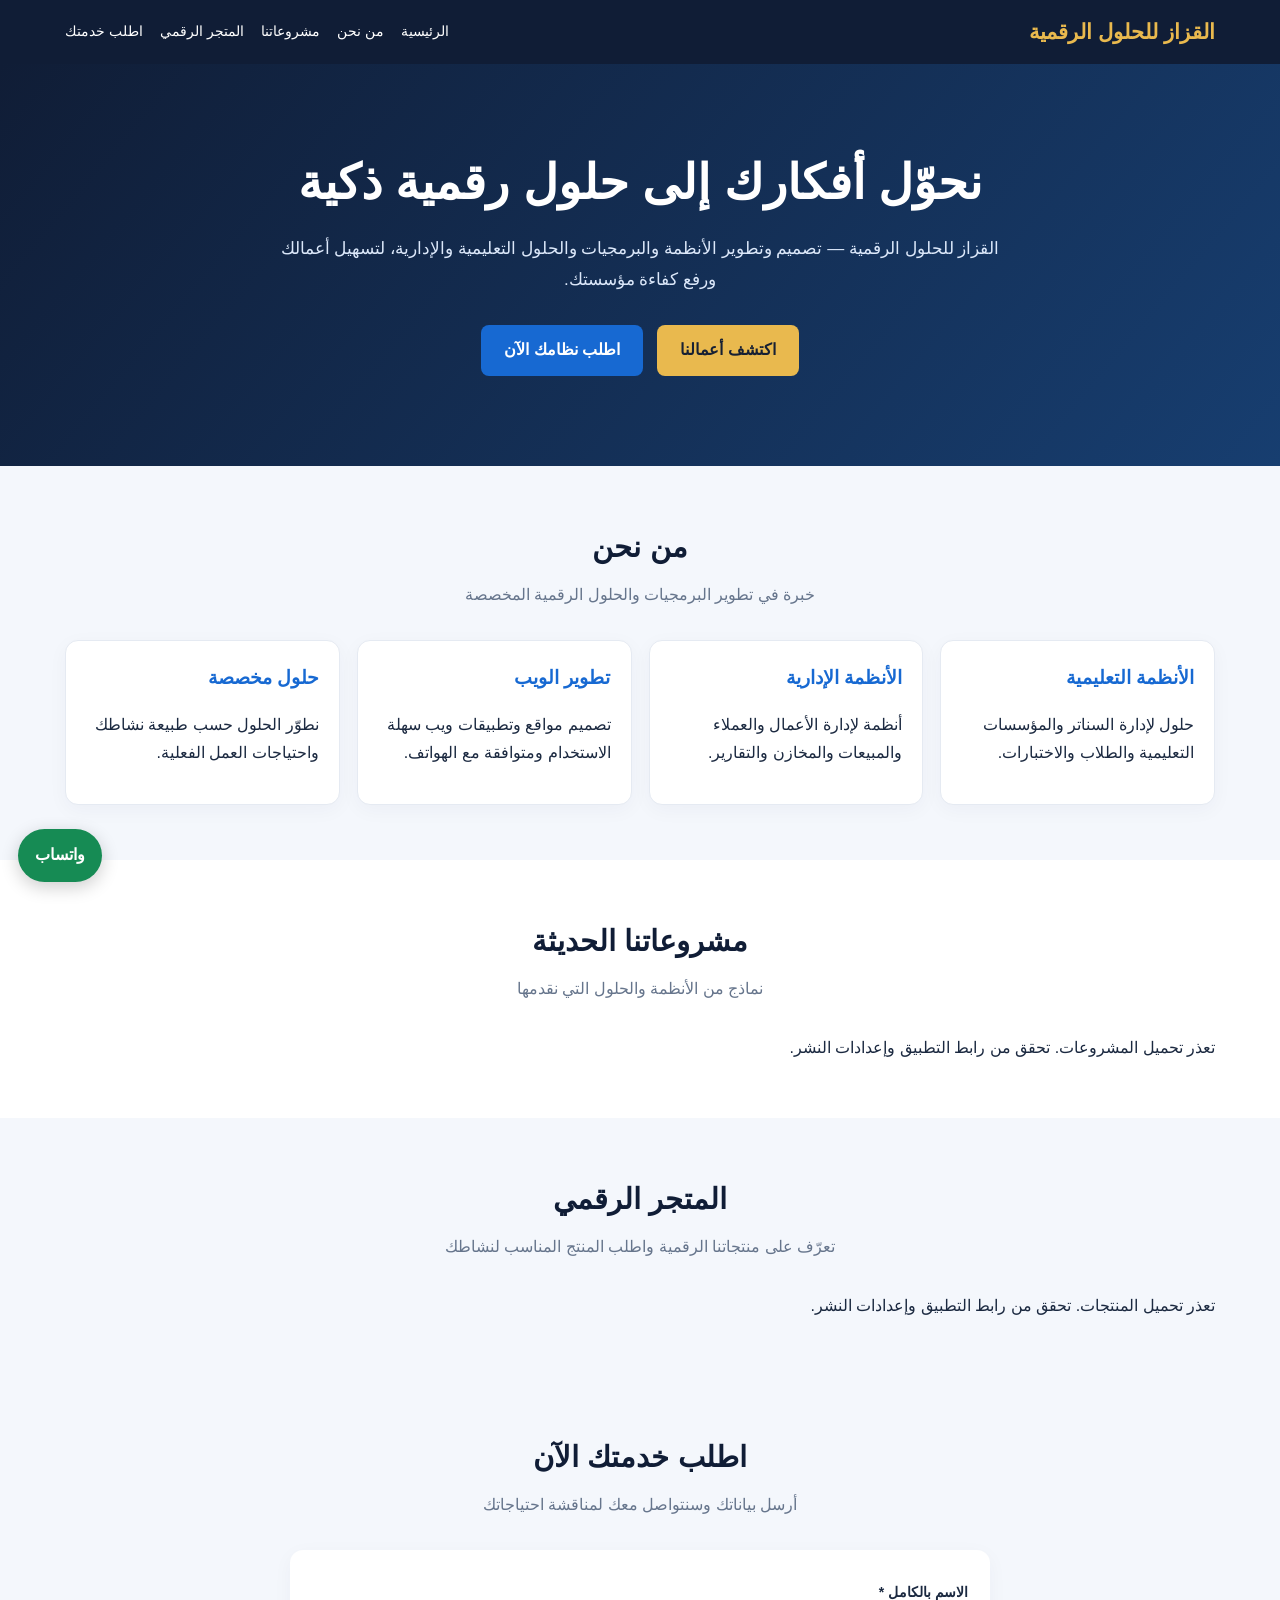
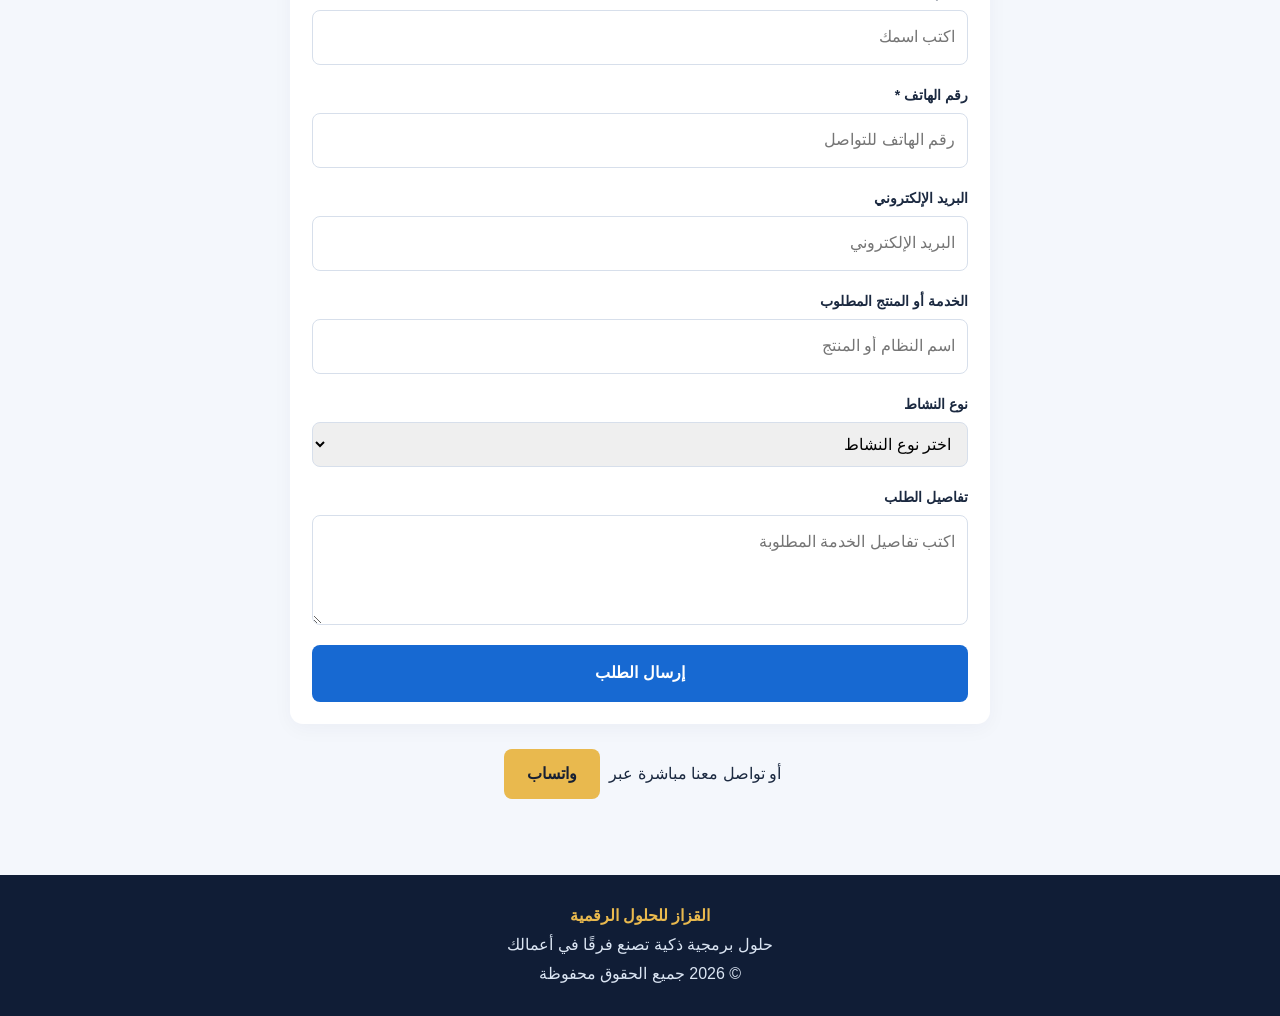
<file: index.html>
<!DOCTYPE html>
<html lang="ar" dir="rtl">
<head>
  <meta charset="UTF-8">
  <meta name="viewport" content="width=device-width, initial-scale=1">
  <meta name="description" content="القزاز للحلول الرقمية - تصميم وتطوير الأنظمة والبرمجيات والحلول التعليمية والإدارية">
  <title>القزاز للحلول الرقمية | حلول برمجية ذكية</title>
  <style>
    :root{
      --navy:#101d36;--blue:#1769d2;--gold:#e9b94e;
      --light:#f4f7fc;--text:#1b2940;--muted:#66758c;
    }
    *{box-sizing:border-box}
    html{scroll-behavior:smooth}
    body{margin:0;font-family:Tahoma,Arial,sans-serif;background:white;color:var(--text);line-height:1.8}
    a{text-decoration:none;color:inherit}
    .container{width:min(1150px,92%);margin:auto}
    header{background:var(--navy);color:white;position:sticky;top:0;z-index:20}
    .nav{display:flex;justify-content:space-between;align-items:center;gap:15px;padding:13px 0;flex-wrap:wrap}
    .brand{font-size:21px;font-weight:bold;color:var(--gold)}
    nav{display:flex;gap:17px;flex-wrap:wrap;font-size:14px}
    nav a:hover{color:var(--gold)}
    .hero{background:linear-gradient(130deg,#101d36,#173e70);color:white;padding:85px 0;text-align:center}
    .hero h1{font-size:clamp(28px,5vw,48px);line-height:1.4;margin:0 0 18px}
    .hero p{max-width:720px;margin:0 auto 25px;color:#dce8fa;font-size:17px}
    .btn{display:inline-block;padding:11px 23px;border-radius:8px;background:var(--gold);color:#172033;font-weight:bold;margin:5px}
    .btn.blue{background:var(--blue);color:white}
    section{padding:55px 0}
    .section-title{text-align:center;margin-bottom:30px}
    .section-title h2{font-size:29px;margin:0 0 8px;color:var(--navy)}
    .section-title p{color:var(--muted);margin:0}
    .about{background:var(--light)}
    .features{display:grid;grid-template-columns:repeat(auto-fit,minmax(220px,1fr));gap:17px}
    .feature,.card{background:white;border:1px solid #e5eaf2;border-radius:13px;padding:20px;box-shadow:0 5px 20px #1020400a}
    .feature h3{margin:0 0 8px;color:var(--blue)}
    .cards{display:grid;grid-template-columns:repeat(auto-fit,minmax(245px,1fr));gap:18px}
    .card{padding:0;overflow:hidden}
    .card img{width:100%;height:175px;object-fit:cover;background:#e8eef7}
    .card-content{padding:17px}
    .card h3{margin:0 0 8px;color:var(--navy)}
    .tag{display:inline-block;background:#e9f1ff;color:#1556a7;border-radius:20px;padding:3px 10px;font-size:12px;margin-bottom:8px}
    .price{font-weight:bold;color:#13734f;margin:8px 0}
    .empty{grid-column:1/-1;text-align:center;color:var(--muted);padding:25px}
    .contact{background:var(--light)}
    form{max-width:700px;margin:auto;background:white;padding:22px;border-radius:13px;box-shadow:0 5px 20px #1020400a}
    label{display:block;font-weight:bold;font-size:14px;margin-top:8px}
    input,textarea,select{width:100%;padding:12px;border:1px solid #d7dfeb;border-radius:8px;margin:5px 0 10px;font:inherit}
    textarea{min-height:110px}
    .submit{width:100%;border:0;background:var(--blue);color:white;padding:14px;border-radius:8px;font:inherit;font-weight:bold;cursor:pointer}
    .notice{background:#eaf7ef;color:#14633d;padding:12px;border-radius:8px;margin:12px 0;display:none}
    footer{background:var(--navy);color:#dbe5f3;padding:27px 0;text-align:center}
    footer strong{color:var(--gold)}
    .whatsapp{position:fixed;bottom:18px;left:18px;background:#168b54;color:white;padding:12px 17px;border-radius:40px;z-index:30;box-shadow:0 5px 18px #0003;font-weight:bold}
    @media(max-width:650px){
      .nav{justify-content:center}
      nav{justify-content:center}
      .hero{padding:60px 0}
    }
  </style>
</head>
<body>

<!-- غيّر الرابط التالي إلى رابط تطبيق Apps Script المنشور /exec -->
<script>
  const SCRIPT_URL = "https://script.google.com/macros/s/AKfycbzJX1uS1KgiM53EyVEIc95kwhkomZOKBf9Eidlyh8iwhBk5x2jSZXKRBKIOWcAk9ltn/exec";
  const WHATSAPP_NUMBER = "201013041847";
</script>

<header>
  <div class="container nav">
    <div class="brand">القزاز للحلول الرقمية</div>
    <nav>
      <a href="#home">الرئيسية</a>
      <a href="#about">من نحن</a>
      <a href="#projects">مشروعاتنا</a>
      <a href="#store">المتجر الرقمي</a>
      <a href="#contact">اطلب خدمتك</a>
    </nav>
  </div>
</header>

<main>
  <section class="hero" id="home">
    <div class="container">
      <h1>نحوّل أفكارك إلى حلول رقمية ذكية</h1>
      <p>
        القزاز للحلول الرقمية — تصميم وتطوير الأنظمة والبرمجيات
        والحلول التعليمية والإدارية، لتسهيل أعمالك ورفع كفاءة مؤسستك.
      </p>
      <a class="btn" href="#projects">اكتشف أعمالنا</a>
      <a class="btn blue" href="#contact">اطلب نظامك الآن</a>
    </div>
  </section>

  <section class="about" id="about">
    <div class="container">
      <div class="section-title">
        <h2>من نحن</h2>
        <p>خبرة في تطوير البرمجيات والحلول الرقمية المخصصة</p>
      </div>
      <div class="features">
        <div class="feature">
          <h3>الأنظمة التعليمية</h3>
          <p>حلول لإدارة السناتر والمؤسسات التعليمية والطلاب والاختبارات.</p>
        </div>
        <div class="feature">
          <h3>الأنظمة الإدارية</h3>
          <p>أنظمة لإدارة الأعمال والعملاء والمبيعات والمخازن والتقارير.</p>
        </div>
        <div class="feature">
          <h3>تطوير الويب</h3>
          <p>تصميم مواقع وتطبيقات ويب سهلة الاستخدام ومتوافقة مع الهواتف.</p>
        </div>
        <div class="feature">
          <h3>حلول مخصصة</h3>
          <p>نطوّر الحلول حسب طبيعة نشاطك واحتياجات العمل الفعلية.</p>
        </div>
      </div>
    </div>
  </section>

  <section id="projects">
    <div class="container">
      <div class="section-title">
        <h2>مشروعاتنا الحديثة</h2>
        <p>نماذج من الأنظمة والحلول التي نقدمها</p>
      </div>
      <div class="cards" id="projectsList">
        <div class="empty">جارٍ تحميل المشروعات...</div>
      </div>
    </div>
  </section>

  <section class="about" id="store">
    <div class="container">
      <div class="section-title">
        <h2>المتجر الرقمي</h2>
        <p>تعرّف على منتجاتنا الرقمية واطلب المنتج المناسب لنشاطك</p>
      </div>
      <div class="cards" id="productsList">
        <div class="empty">جارٍ تحميل المنتجات...</div>
      </div>
    </div>
  </section>

  <section class="contact" id="contact">
    <div class="container">
      <div class="section-title">
        <h2>اطلب خدمتك الآن</h2>
        <p>أرسل بياناتك وسنتواصل معك لمناقشة احتياجاتك</p>
      </div>

      <form id="leadForm" method="post" target="hiddenFrame">
        <input type="hidden" name="action" value="newLead">
        <label>الاسم بالكامل *</label>
        <input name="name" required maxlength="100" placeholder="اكتب اسمك">

        <label>رقم الهاتف *</label>
        <input name="phone" required maxlength="25" inputmode="tel" placeholder="رقم الهاتف للتواصل">

        <label>البريد الإلكتروني</label>
        <input name="email" type="email" maxlength="120" placeholder="البريد الإلكتروني">

        <label>الخدمة أو المنتج المطلوب</label>
        <input name="product" id="requestedProduct" placeholder="اسم النظام أو المنتج">

        <label>نوع النشاط</label>
        <select name="activity">
          <option value="">اختر نوع النشاط</option>
          <option>مؤسسة تعليمية</option>
          <option>سنتر تعليمي</option>
          <option>شركة أو مؤسسة</option>
          <option>متجر أو نشاط تجاري</option>
          <option>طلب برمجة خاصة</option>
          <option>أخرى</option>
        </select>

        <label>تفاصيل الطلب</label>
        <textarea name="details" placeholder="اكتب تفاصيل الخدمة المطلوبة"></textarea>

        <!-- حقل مخفي للحماية من الرسائل الآلية -->
        <input name="website" tabindex="-1" autocomplete="off"
               style="position:absolute;right:-9999px" aria-hidden="true">

        <button class="submit" type="submit">إرسال الطلب</button>
        <div id="formNotice" class="notice" role="status">
          تم إرسال طلبك. سنتواصل معك قريبًا.
        </div>
      </form>

      <iframe name="hiddenFrame" id="hiddenFrame" style="display:none"></iframe>
      <p style="text-align:center;margin-top:20px">
        أو تواصل معنا مباشرة عبر
        <a id="contactWhatsApp" class="btn" target="_blank" rel="noopener">واتساب</a>
      </p>
    </div>
  </section>
</main>

<footer>
  <div class="container">
    <strong>القزاز للحلول الرقمية</strong>
    <div>حلول برمجية ذكية تصنع فرقًا في أعمالك</div>
    <div>© <span id="year"></span> جميع الحقوق محفوظة</div>
  </div>
</footer>

<a class="whatsapp" id="floatingWhatsApp" target="_blank" rel="noopener">واتساب</a>

<script>
  document.getElementById("year").textContent = new Date().getFullYear();

  const waUrl = "https://wa.me/" + WHATSAPP_NUMBER;
  document.getElementById("contactWhatsApp").href = waUrl;
  document.getElementById("floatingWhatsApp").href = waUrl;

  function safeText(value){
    return String(value == null ? "" : value);
  }

  function addCard(container, item){
    const card = document.createElement("article");
    card.className = "card";

    if(item.image){
      const img = document.createElement("img");
      img.src = item.image;
      img.alt = item.name || "صورة المنتج";
      img.loading = "lazy";
      img.onerror = function(){ this.style.display = "none"; };
      card.appendChild(img);
    }

    const content = document.createElement("div");
    content.className = "card-content";

    const tag = document.createElement("span");
    tag.className = "tag";
    tag.textContent = item.category || item.type || "حل رقمي";

    const title = document.createElement("h3");
    title.textContent = item.name || "";

    const desc = document.createElement("p");
    desc.textContent = item.description || "";

    content.append(tag, title, desc);

    if(item.type === "منتج" && item.price){
      const price = document.createElement("div");
      price.className = "price";
      price.textContent = "السعر: " + item.price;
      content.appendChild(price);
    }

    const button = document.createElement("a");
    button.className = "btn blue";
    button.textContent = item.type === "منتج" ? "اطلب المنتج" : "استفسر عن المشروع";

    if(item.url && item.type !== "منتج"){
      button.href = item.url;
      button.target = "_blank";
      button.rel = "noopener";
    }else{
      button.href = waUrl + "?text=" + encodeURIComponent(
        "مرحبًا، أريد الاستفسار عن: " + (item.name || "")
      );
      button.target = "_blank";
      button.rel = "noopener";
    }

    content.appendChild(button);
    card.appendChild(content);
    container.appendChild(card);
  }

  function renderCatalog(items){
    const projects = document.getElementById("projectsList");
    const products = document.getElementById("productsList");

    projects.innerHTML = "";
    products.innerHTML = "";

    const published = Array.isArray(items) ? items : [];
    const projectItems = published.filter(x => x.type !== "منتج");
    const productItems = published.filter(x => x.type === "منتج");

    if(!projectItems.length){
      projects.innerHTML = '<div class="empty">سيتم عرض المشروعات هنا قريبًا.</div>';
    }else{
      projectItems.forEach(x => addCard(projects,x));
    }

    if(!productItems.length){
      products.innerHTML = '<div class="empty">سيتم عرض المنتجات الرقمية هنا قريبًا.</div>';
    }else{
      productItems.forEach(x => addCard(products,x));
    }
  }

  function projectsCallback(items){
    renderCatalog(items);
  }

  // تحميل العناصر المنشورة من Google Apps Script عبر JSONP
  (function loadCatalog(){
    if(!SCRIPT_URL || SCRIPT_URL.indexOf("https://") !== 0 ||
       SCRIPT_URL.indexOf("ضع_هنا") !== -1){
      document.getElementById("projectsList").textContent =
        "أضف رابط تطبيق Apps Script في إعداد SCRIPT_URL لعرض المشروعات.";
      document.getElementById("productsList").textContent =
        "أضف رابط تطبيق Apps Script في إعداد SCRIPT_URL لعرض المنتجات.";
      return;
    }

    const script = document.createElement("script");
    script.src = SCRIPT_URL +
      "?action=publishedProjects&callback=projectsCallback&_=" + Date.now();
    script.onerror = function(){
      document.getElementById("projectsList").textContent =
        "تعذر تحميل المشروعات. تحقق من رابط التطبيق وإعدادات النشر.";
      document.getElementById("productsList").textContent =
        "تعذر تحميل المنتجات. تحقق من رابط التطبيق وإعدادات النشر.";
    };
    document.body.appendChild(script);
  })();

  // إرسال النموذج إلى Apps Script
  const form = document.getElementById("leadForm");
  form.action = SCRIPT_URL;

  form.addEventListener("submit", function(event){
    if(!form.reportValidity()) return;

    if(!SCRIPT_URL || SCRIPT_URL.indexOf("https://") !== 0 ||
       SCRIPT_URL.indexOf("ضع_هنا") !== -1){
      event.preventDefault();
      alert("يرجى إعداد رابط تطبيق Google Apps Script أولًا.");
      return;
    }

    document.getElementById("formNotice").style.display = "block";
    document.getElementById("formNotice").textContent =
      "جارٍ إرسال طلبك...";

    // النموذج يرسل إلى iframe مخفي حتى لا يغادر العميل الموقع
    setTimeout(function(){
      form.reset();
      document.getElementById("formNotice").textContent =
        "تم إرسال الطلب. إذا لم يظهر في لوحة الإدارة، راجع رابط التطبيق وإعدادات النشر.";
    }, 1200);
  });
</script>
</body>
</html>
</file>
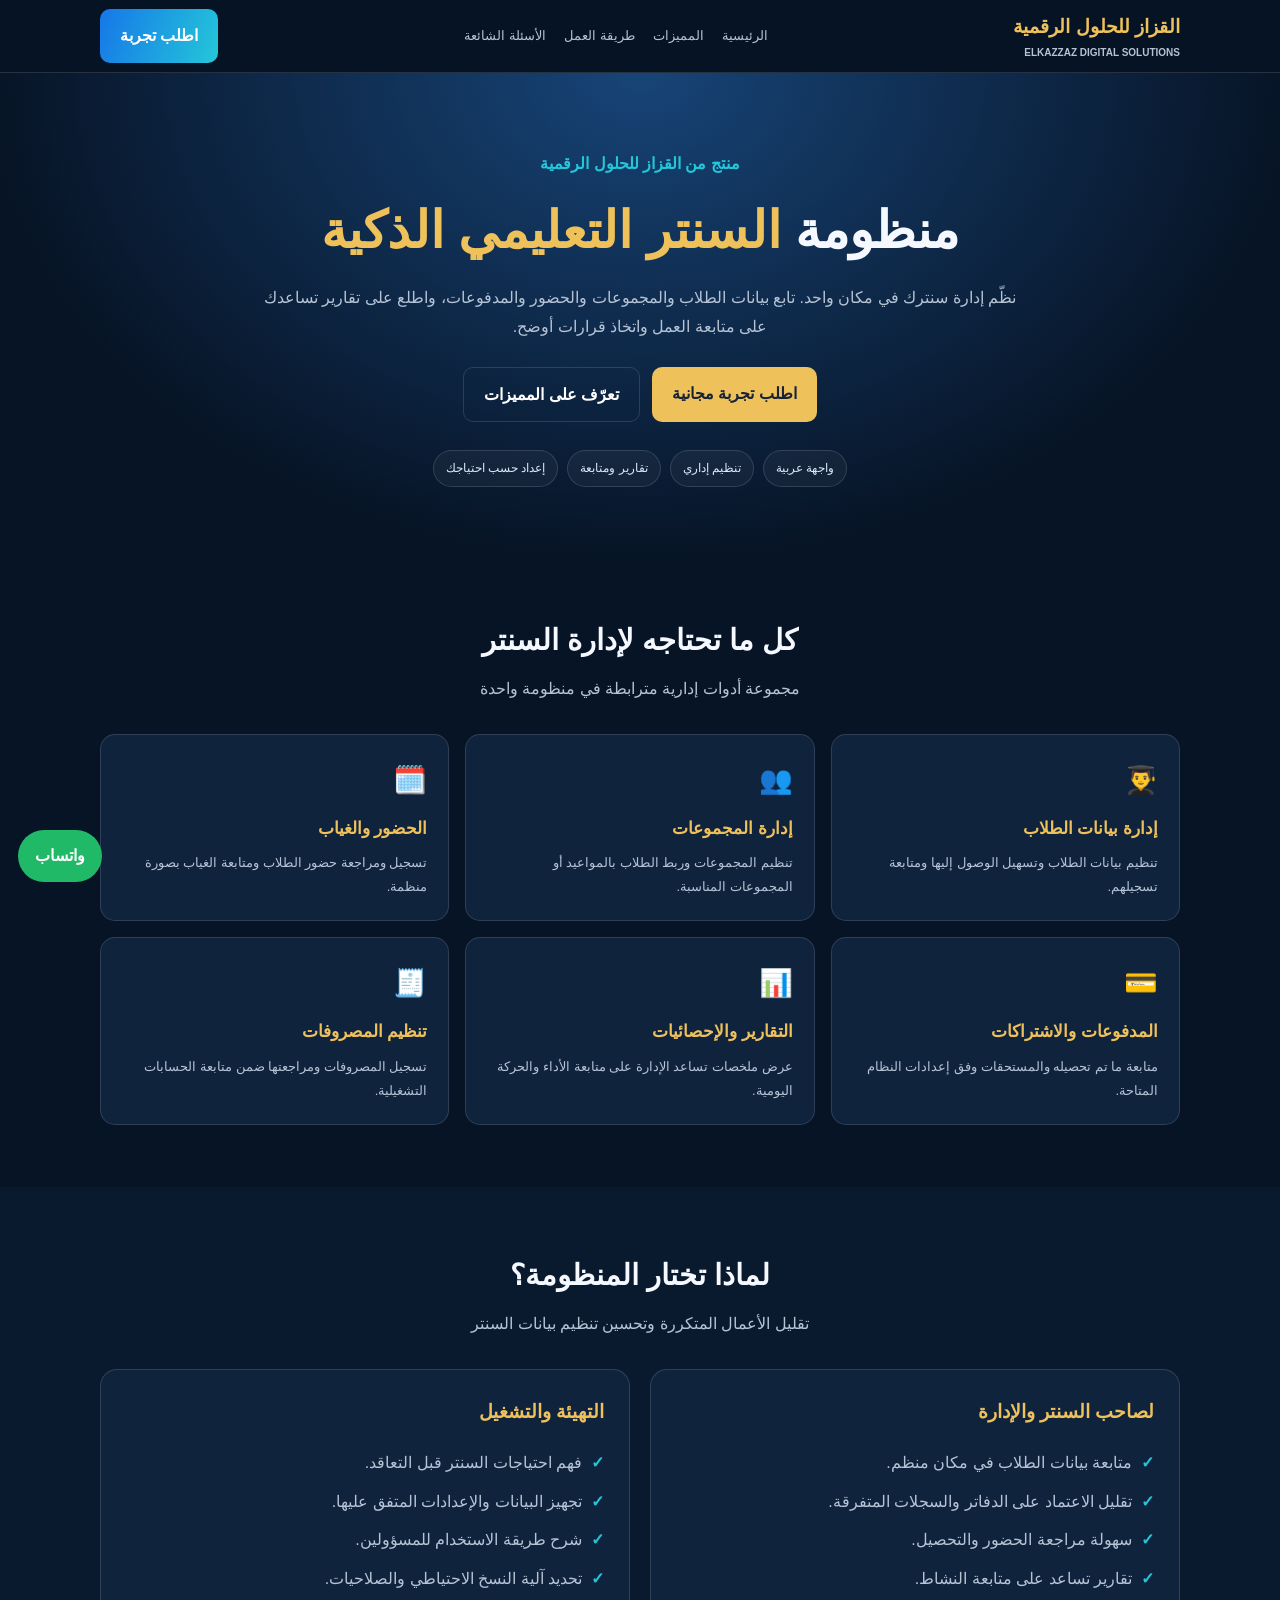
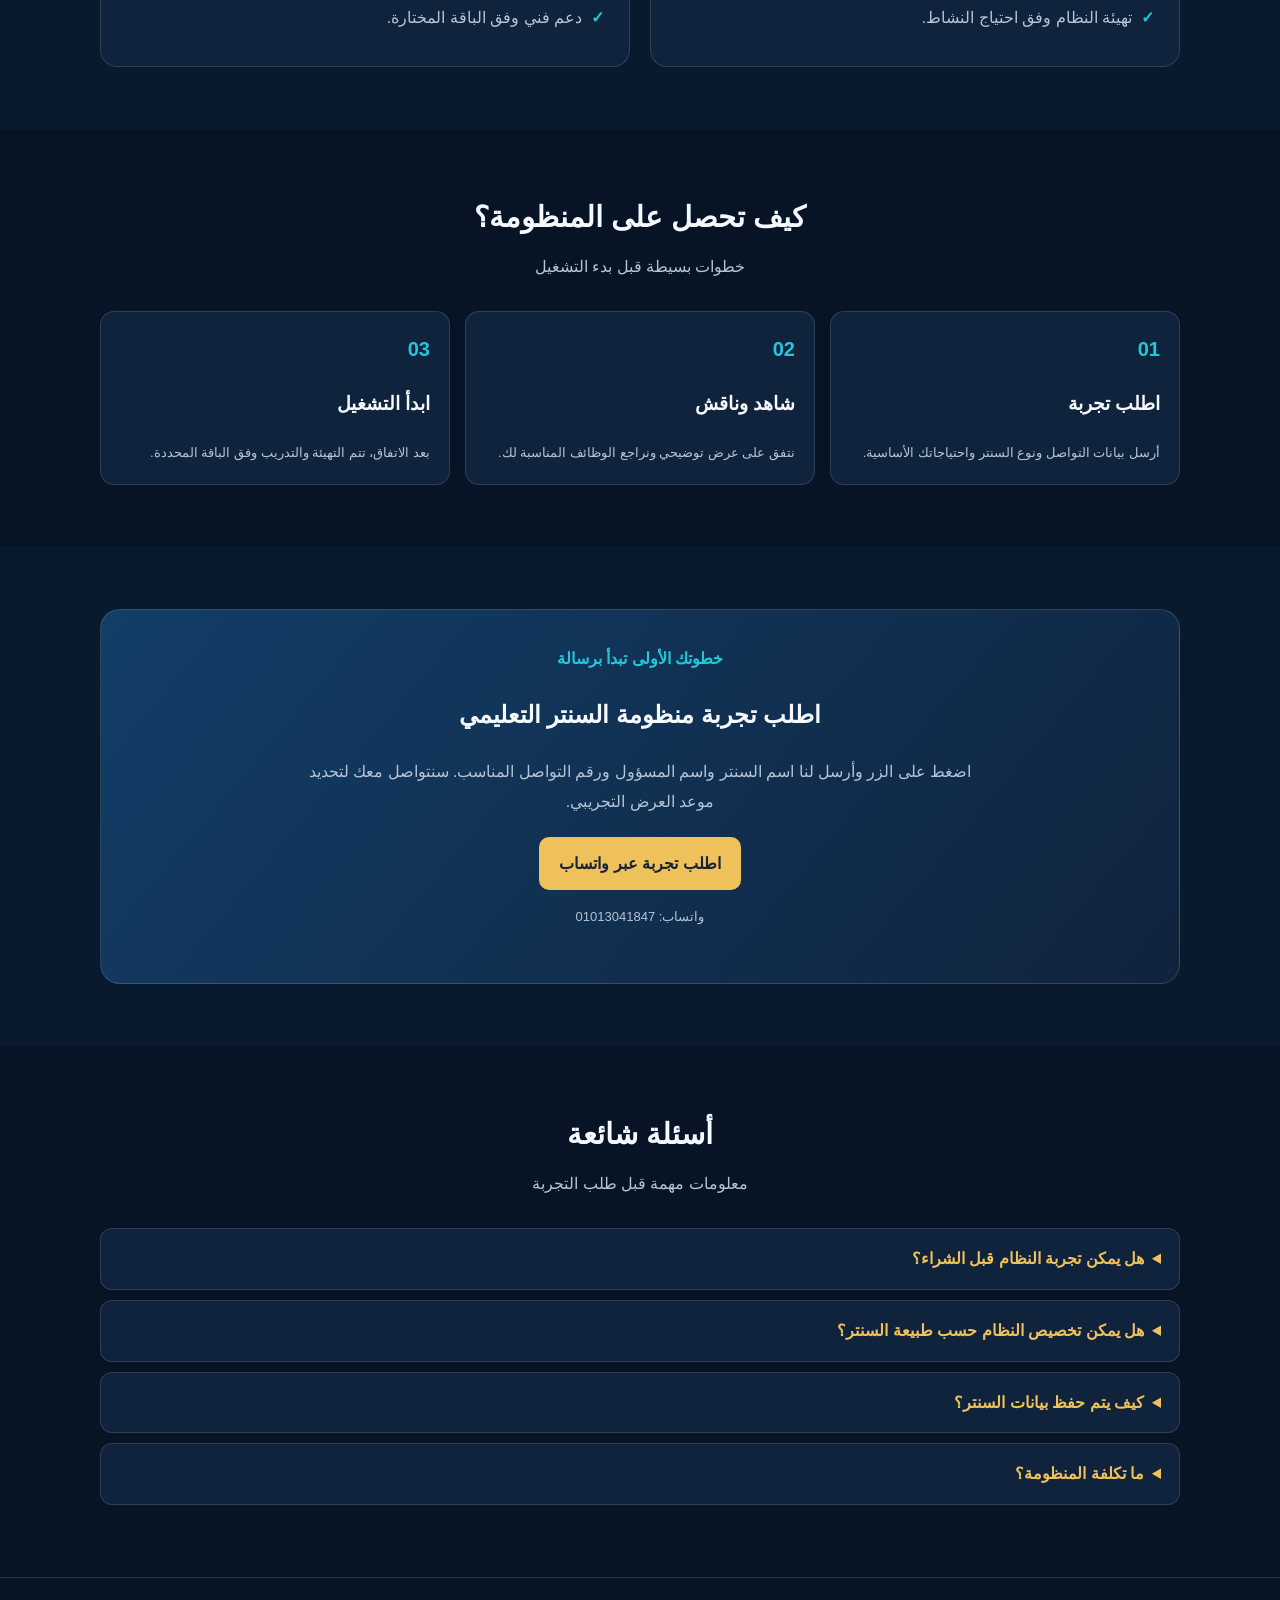
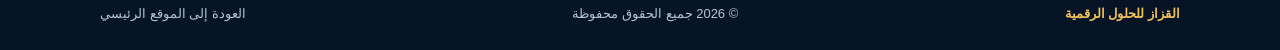
<file: ceneter.html>
<!DOCTYPE html>

<html lang="ar" dir="rtl">

<head>

<meta charset="UTF-8">

<meta name="viewport" content="width=device-width, initial-scale=1">

<meta name="theme-color" content="#071426">

<meta name="description" content="منظومة السنتر التعليمي الذكية من القزاز للحلول الرقمية">

<title>منظومة السنتر التعليمي الذكية | القزاز</title>

<style>

:root{

--bg:#071426;

--surface:#10233d;

--blue:#1677e8;

--cyan:#24c7d9;

--gold:#efc15b;

--text:#f5f8ff;

--muted:#b5c3d5;

--line:rgba(255,255,255,.13)

}

*{box-sizing:border-box}

html{scroll-behavior:smooth}

body{

margin:0;background:var(--bg);color:var(--text);

font-family:Tahoma,Arial,sans-serif;line-height:1.85

}

a{color:inherit;text-decoration:none}

.container{width:min(1080px,92%);margin:auto}

header{

position:sticky;top:0;z-index:5;

background:#071426f5;border-bottom:1px solid var(--line)

}

nav{

min-height:72px;display:flex;align-items:center;

justify-content:space-between;gap:12px

}

.brand{font-weight:bold;color:var(--gold);font-size:19px}

.brand small{display:block;color:var(--muted);font-size:10px}

.navlinks{display:flex;gap:18px;color:var(--muted);font-size:13px}

.btn{

display:inline-block;border:0;border-radius:10px;

padding:12px 20px;

background:linear-gradient(110deg,var(--blue),var(--cyan));

color:white;font-weight:bold;cursor:pointer

}

.btn.gold{background:var(--gold);color:#182338}

.btn.outline{background:transparent;border:1px solid var(--line)}

.hero{

padding:76px 0 65px;text-align:center;

background:radial-gradient(ellipse at top,#174477 0%,var(--bg) 72%)

}

.eyebrow{color:var(--cyan);font-weight:bold}

.hero h1{font-size:clamp(31px,5vw,51px);line-height:1.45;margin:15px 0}

.hero h1 span{color:var(--gold)}

.hero p{max-width:760px;margin:0 auto 25px;color:var(--muted);font-size:16px}

.actions{display:flex;justify-content:center;gap:12px;flex-wrap:wrap}

.pills{display:flex;justify-content:center;gap:9px;flex-wrap:wrap;margin-top:28px}

.pills span{

border:1px solid var(--line);background:#ffffff0b;

padding:6px 12px;border-radius:30px;font-size:12px;color:#dbe8f7

}

.section{padding:62px 0}

.section.alt{background:#0a1a2e}

.head{text-align:center;margin-bottom:30px}

.head h2{font-size:29px;margin:0 0 7px}

.head p{margin:0;color:var(--muted)}

.features{display:grid;grid-template-columns:repeat(3,1fr);gap:16px}

.feature{

padding:21px;border:1px solid var(--line);

border-radius:15px;background:var(--surface)

}

.feature .icon{font-size:27px}

.feature h3{margin:7px 0;color:var(--gold);font-size:17px}

.feature p{margin:0;color:var(--muted);font-size:13px}

.split{

display:grid;grid-template-columns:1fr 1fr;

gap:20px;align-items:stretch

}

.panel{

padding:25px;border-radius:17px;

background:var(--surface);border:1px solid var(--line)

}

.panel h3{color:var(--gold);margin-top:0}

.checklist{padding:0;list-style:none;margin:0}

.checklist li{margin:9px 0;color:var(--muted)}

.checklist li:before{

content:"✓";color:var(--cyan);font-weight:bold;margin-left:9px

}

.demo{

background:linear-gradient(130deg,#123e68,#10233d);

border:1px solid var(--line);border-radius:20px;

padding:34px 24px;text-align:center

}

.demo p{color:var(--muted);max-width:700px;margin:8px auto 20px}

.steps{display:grid;grid-template-columns:repeat(3,1fr);gap:15px}

.step{

background:var(--surface);border:1px solid var(--line);

padding:19px;border-radius:14px

}

.step b{color:var(--cyan);font-size:20px}

.step p{font-size:13px;color:var(--muted);margin:5px 0 0}

.faq details{

background:var(--surface);border:1px solid var(--line);

padding:15px 18px;border-radius:12px;margin:10px 0

}

.faq summary{cursor:pointer;font-weight:bold;color:var(--gold)}

.faq details p{color:var(--muted);font-size:14px}

footer{

padding:24px 0;border-top:1px solid var(--line);

color:var(--muted);font-size:13px

}

.foot{display:flex;justify-content:space-between;gap:12px;flex-wrap:wrap}

.wa{

position:fixed;bottom:18px;left:18px;background:#20b968;

padding:11px 17px;border-radius:40px;color:white;

font-weight:bold;z-index:10

}

@media(max-width:760px){

.navlinks{display:none}

.features{grid-template-columns:1fr 1fr}

.split,.steps{grid-template-columns:1fr}

.hero{padding:57px 0}

.section{padding:50px 0}

}

@media(max-width:480px){

.features{grid-template-columns:1fr}

.brand{font-size:17px}

}

</style>

</head>

<body>

<header>

<div class="container">

<nav>

<a class="brand" href="index.html">

القزاز للحلول الرقمية

<small>ELKAZZAZ DIGITAL SOLUTIONS</small>

</a>

<div class="navlinks">

<a href="index.html">الرئيسية</a>

<a href="#features">المميزات</a>

<a href="#how">طريقة العمل</a>

<a href="#faq">الأسئلة الشائعة</a>

</div>

<a class="btn" href="#demo">اطلب تجربة</a>

</nav>

</div>

</header>

<main>

<section class="hero">

<div class="container">

<div class="eyebrow">منتج من القزاز للحلول الرقمية</div>

<h1>منظومة <span>السنتر التعليمي الذكية</span></h1>

<p>

نظّم إدارة سنترك في مكان واحد.

تابع بيانات الطلاب والمجموعات والحضور والمدفوعات،

واطلع على تقارير تساعدك على متابعة العمل واتخاذ قرارات أوضح.

</p>

<div class="actions">

<a class="btn gold" href="#demo">اطلب تجربة مجانية</a>

<a class="btn outline" href="#features">تعرّف على المميزات</a>

</div>

<div class="pills">

<span>واجهة عربية</span>

<span>تنظيم إداري</span>

<span>تقارير ومتابعة</span>

<span>إعداد حسب احتياجك</span>

</div>

</div>

</section>

<section class="section" id="features">

<div class="container">

<div class="head">

<h2>كل ما تحتاجه لإدارة السنتر</h2>

<p>مجموعة أدوات إدارية مترابطة في منظومة واحدة</p>

</div>

<div class="features">

<article class="feature">

<div class="icon">👨‍🎓</div>

<h3>إدارة بيانات الطلاب</h3>

<p>تنظيم بيانات الطلاب وتسهيل الوصول إليها ومتابعة تسجيلهم.</p>

</article>

<article class="feature">

<div class="icon">👥</div>

<h3>إدارة المجموعات</h3>

<p>تنظيم المجموعات وربط الطلاب بالمواعيد أو المجموعات المناسبة.</p>

</article>

<article class="feature">

<div class="icon">🗓️</div>

<h3>الحضور والغياب</h3>

<p>تسجيل ومراجعة حضور الطلاب ومتابعة الغياب بصورة منظمة.</p>

</article>

<article class="feature">

<div class="icon">💳</div>

<h3>المدفوعات والاشتراكات</h3>

<p>متابعة ما تم تحصيله والمستحقات وفق إعدادات النظام المتاحة.</p>

</article>

<article class="feature">

<div class="icon">📊</div>

<h3>التقارير والإحصائيات</h3>

<p>عرض ملخصات تساعد الإدارة على متابعة الأداء والحركة اليومية.</p>

</article>

<article class="feature">

<div class="icon">🧾</div>

<h3>تنظيم المصروفات</h3>

<p>تسجيل المصروفات ومراجعتها ضمن متابعة الحسابات التشغيلية.</p>

</article>

</div>

</div>

</section>

<section class="section alt">

<div class="container">

<div class="head">

<h2>لماذا تختار المنظومة؟</h2>

<p>تقليل الأعمال المتكررة وتحسين تنظيم بيانات السنتر</p>

</div>

<div class="split">

<div class="panel">

<h3>لصاحب السنتر والإدارة</h3>

<ul class="checklist">

<li>متابعة بيانات الطلاب في مكان منظم.</li>

<li>تقليل الاعتماد على الدفاتر والسجلات المتفرقة.</li>

<li>سهولة مراجعة الحضور والتحصيل.</li>

<li>تقارير تساعد على متابعة النشاط.</li>

<li>تهيئة النظام وفق احتياج النشاط.</li>

</ul>

</div>

<div class="panel">

<h3>التهيئة والتشغيل</h3>

<ul class="checklist">

<li>فهم احتياجات السنتر قبل التعاقد.</li>

<li>تجهيز البيانات والإعدادات المتفق عليها.</li>

<li>شرح طريقة الاستخدام للمسؤولين.</li>

<li>تحديد آلية النسخ الاحتياطي والصلاحيات.</li>

<li>دعم فني وفق الباقة المختارة.</li>

</ul>

</div>

</div>

</div>

</section>

<section class="section" id="how">

<div class="container">

<div class="head">

<h2>كيف تحصل على المنظومة؟</h2>

<p>خطوات بسيطة قبل بدء التشغيل</p>

</div>

<div class="steps">

<div class="step">

<b>01</b>

<h3>اطلب تجربة</h3>

<p>أرسل بيانات التواصل ونوع السنتر واحتياجاتك الأساسية.</p>

</div>

<div class="step">

<b>02</b>

<h3>شاهد وناقش</h3>

<p>نتفق على عرض توضيحي ونراجع الوظائف المناسبة لك.</p>

</div>

<div class="step">

<b>03</b>

<h3>ابدأ التشغيل</h3>

<p>بعد الاتفاق، تتم التهيئة والتدريب وفق الباقة المحددة.</p>

</div>

</div>

</div>

</section>

<section class="section alt" id="demo">

<div class="container">

<div class="demo">

<div class="eyebrow">خطوتك الأولى تبدأ برسالة</div>

<h2>اطلب تجربة منظومة السنتر التعليمي</h2>

<p>

اضغط على الزر وأرسل لنا اسم السنتر واسم المسؤول

ورقم التواصل المناسب. سنتواصل معك لتحديد موعد العرض التجريبي.

</p>

<a class="btn gold" id="demoBtn"

href="https://wa.me/201013041847"

target="_blank" rel="noopener">

اطلب تجربة عبر واتساب

</a>

<p style="font-size:13px;margin-top:15px">

واتساب: 01013041847

</p>

</div>

</div>

</section>

<section class="section faq" id="faq">

<div class="container">

<div class="head">

<h2>أسئلة شائعة</h2>

<p>معلومات مهمة قبل طلب التجربة</p>

</div>

<details>

<summary>هل يمكن تجربة النظام قبل الشراء؟</summary>

<p>يمكنك طلب عرض توضيحي، ويتم الاتفاق على طريقة التجربة ومدتها قبل البدء.</p>

</details>

<details>

<summary>هل يمكن تخصيص النظام حسب طبيعة السنتر؟</summary>

<p>يمكن مناقشة احتياجاتك وتحديد التعديلات الممكنة وتكلفتها وموعد تنفيذها قبل التعاقد.</p>

</details>

<details>

<summary>كيف يتم حفظ بيانات السنتر؟</summary>

<p>يتم توضيح مكان تخزين البيانات وآلية الوصول والنسخ الاحتياطي والصلاحيات ضمن إعدادات النسخة التي سيتم التعاقد عليها. لا ترسل بيانات طلاب حقيقية في طلب التجربة الأولي.</p>

</details>

<details>

<summary>ما تكلفة المنظومة؟</summary>

<p>السعر يتحدد وفق النسخة والوظائف والتجهيزات المطلوبة. اطلب عرض سعر مخصصًا قبل الشراء.</p>

</details>

</div>

</section>

</main>

<footer>

<div class="container foot">

<strong style="color:var(--gold)">القزاز للحلول الرقمية</strong>

<span>© <span id="year"></span> جميع الحقوق محفوظة</span>

<a href="index.html">العودة إلى الموقع الرئيسي</a>

</div>

</footer>

<a class="wa" id="waFloat"

href="https://wa.me/201013041847"

target="_blank" rel="noopener">واتساب</a>

<script>

const phone = "201013041847";

const msg =

"السلام عليكم، أريد طلب تجربة لمنظومة السنتر التعليمي الذكية. اسم السنتر: ____ . اسم المسؤول: ____ .";

const link =

"https://wa.me/" + phone + "?text=" + encodeURIComponent(msg);

document.getElementById("demoBtn").href = link;

document.getElementById("waFloat").href =

"https://wa.me/" + phone +

"?text=" + encodeURIComponent(

"السلام عليكم، أريد الاستفسار عن منظومة السنتر التعليمي الذكية."

);

document.getElementById("year").textContent =

new Date().getFullYear();

</script>

</body>

</html>
</file>
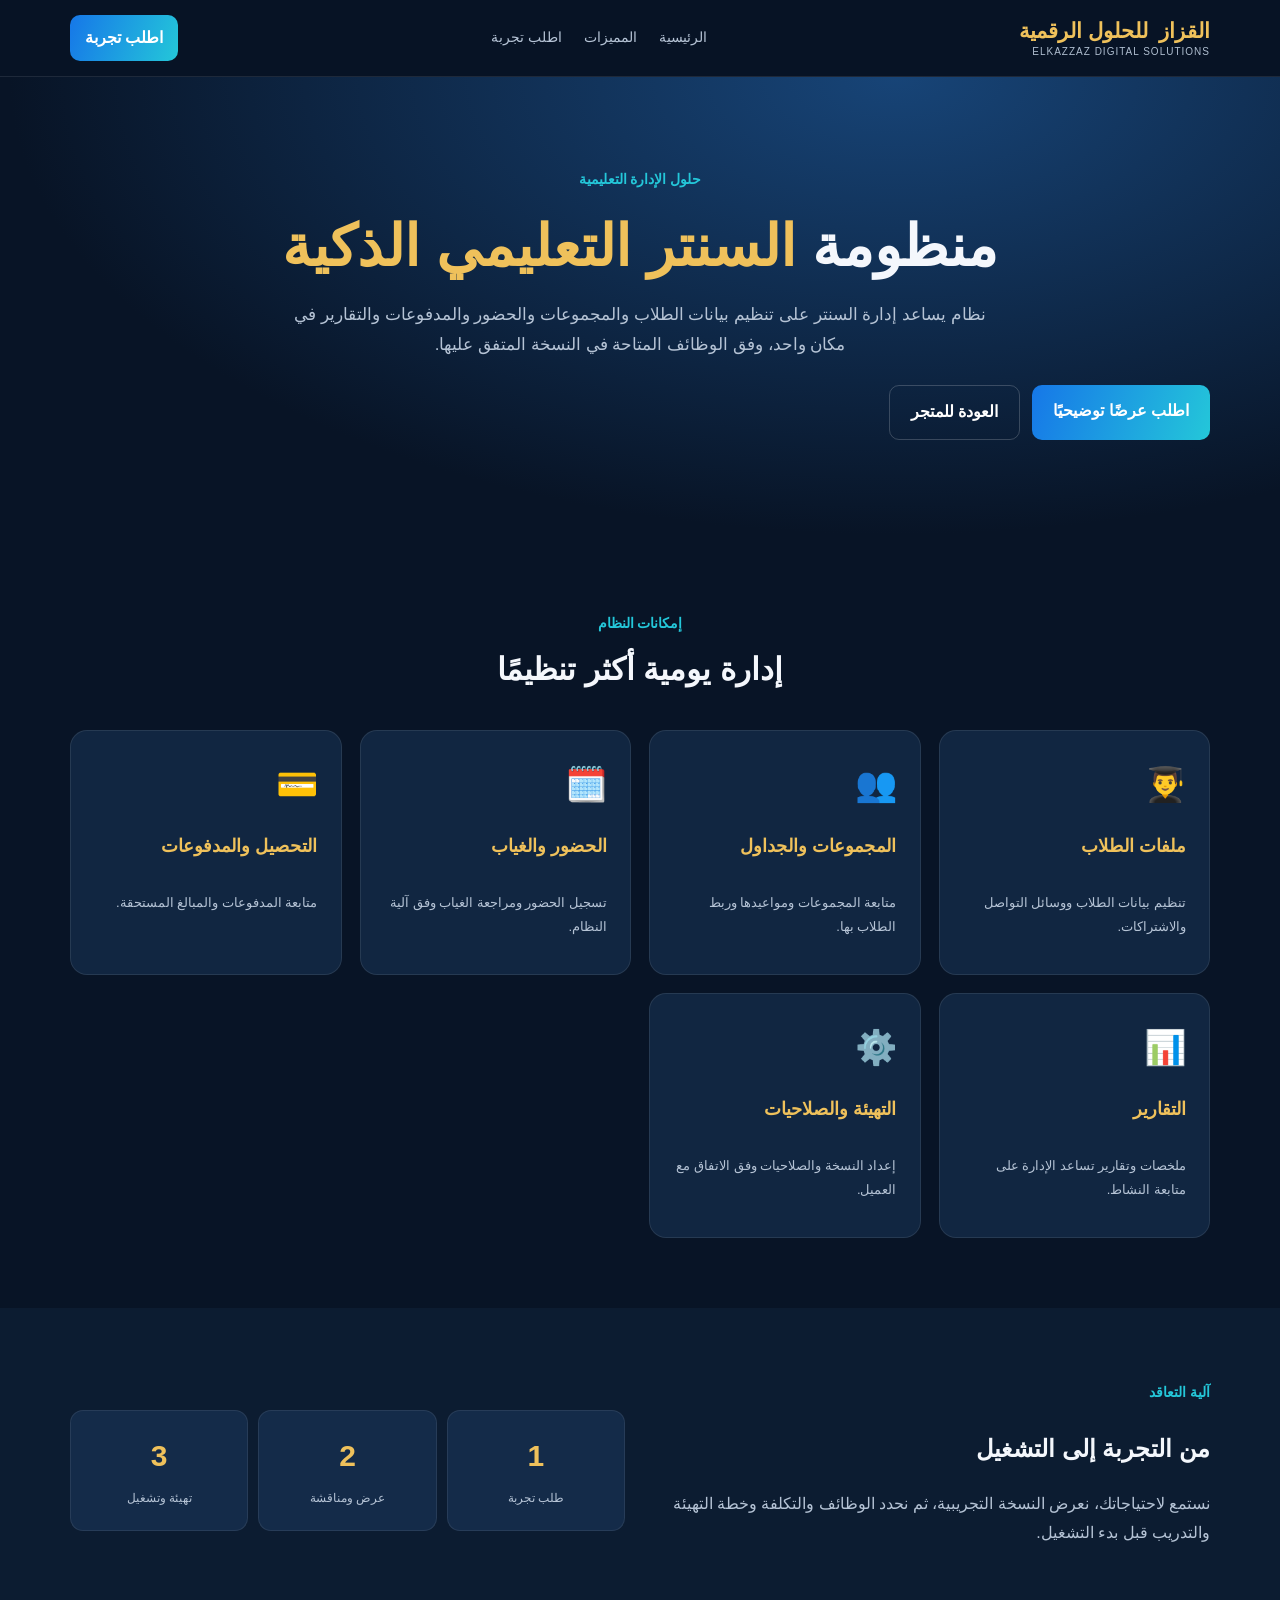
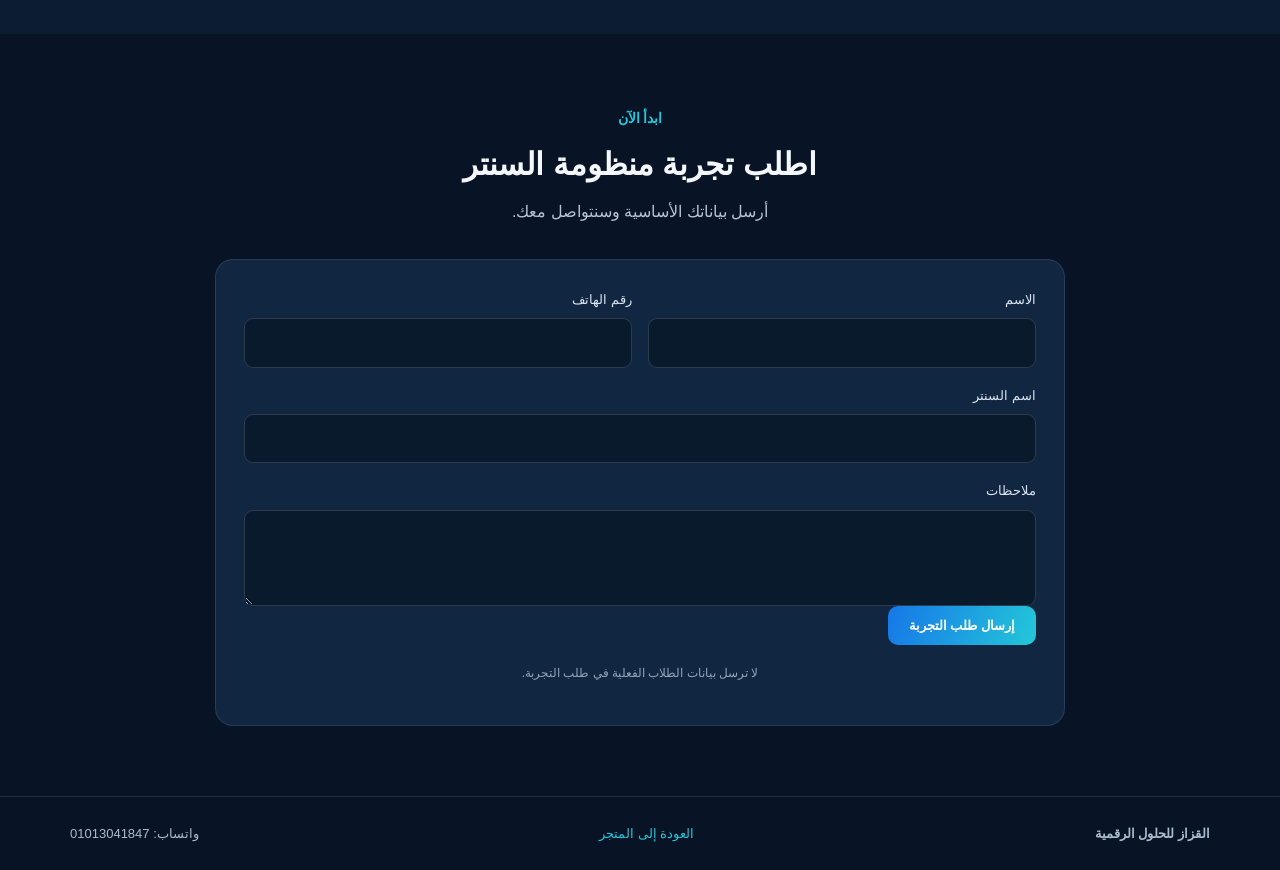
<file: center.html>
<!DOCTYPE html>
<html lang="ar" dir="rtl">
<head>
<meta charset="UTF-8">
<meta name="viewport" content="width=device-width,initial-scale=1">
<title>منظومة السنتر التعليمي الذكية | القزاز</title>
<link rel="stylesheet" href="style.css">
<script src="config.js"></script>
</head>
<body>

<header class="top">
<div class="wrap nav">
<a class="brand" href="index.html">
القزاز <span>للحلول الرقمية</span>
<small>ELKAZZAZ DIGITAL SOLUTIONS</small>
</a>
<nav>
<a href="index.html">الرئيسية</a>
<a href="#features">المميزات</a>
<a href="#demo">اطلب تجربة</a>
</nav>
<a class="btn small" href="#demo">اطلب تجربة</a>
</div>
</header>

<main>

<section class="hero product-hero">
<div class="wrap">
<span class="kicker">حلول الإدارة التعليمية</span>
<h1>منظومة <em>السنتر التعليمي الذكية</em></h1>
<p>
نظام يساعد إدارة السنتر على تنظيم بيانات الطلاب والمجموعات
والحضور والمدفوعات والتقارير في مكان واحد،
وفق الوظائف المتاحة في النسخة المتفق عليها.
</p>
<div class="actions">
<a class="btn" href="#demo">اطلب عرضًا توضيحيًا</a>
<a class="btn ghost" href="index.html#products">العودة للمتجر</a>
</div>
</div>
</section>

<section class="section wrap" id="features">
<div class="section-title">
<span class="kicker">إمكانات النظام</span>
<h2>إدارة يومية أكثر تنظيمًا</h2>
</div>

<div class="products">

<article class="product">
<div class="product-icon">👨‍🎓</div>
<h3>ملفات الطلاب</h3>
<p>تنظيم بيانات الطلاب ووسائل التواصل والاشتراكات.</p>
</article>

<article class="product">
<div class="product-icon">👥</div>
<h3>المجموعات والجداول</h3>
<p>متابعة المجموعات ومواعيدها وربط الطلاب بها.</p>
</article>

<article class="product">
<div class="product-icon">🗓️</div>
<h3>الحضور والغياب</h3>
<p>تسجيل الحضور ومراجعة الغياب وفق آلية النظام.</p>
</article>

<article class="product">
<div class="product-icon">💳</div>
<h3>التحصيل والمدفوعات</h3>
<p>متابعة المدفوعات والمبالغ المستحقة.</p>
</article>

<article class="product">
<div class="product-icon">📊</div>
<h3>التقارير</h3>
<p>ملخصات وتقارير تساعد الإدارة على متابعة النشاط.</p>
</article>

<article class="product">
<div class="product-icon">⚙️</div>
<h3>التهيئة والصلاحيات</h3>
<p>إعداد النسخة والصلاحيات وفق الاتفاق مع العميل.</p>
</article>

</div>
</section>

<section class="section band">
<div class="wrap two">
<div>
<span class="kicker">آلية التعاقد</span>
<h2>من التجربة إلى التشغيل</h2>
<p>
نستمع لاحتياجاتك، نعرض النسخة التجريبية،
ثم نحدد الوظائف والتكلفة وخطة التهيئة والتدريب
قبل بدء التشغيل.
</p>
</div>
<div class="stats">
<div><b>1</b><span>طلب تجربة</span></div>
<div><b>2</b><span>عرض ومناقشة</span></div>
<div><b>3</b><span>تهيئة وتشغيل</span></div>
</div>
</div>
</section>

<section class="section wrap" id="demo">
<div class="section-title">
<span class="kicker">ابدأ الآن</span>
<h2>اطلب تجربة منظومة السنتر</h2>
<p>أرسل بياناتك الأساسية وسنتواصل معك.</p>
</div>

<form id="centerForm" class="form-card">
<div class="form-grid">

<label>الاسم
<input name="name" required maxlength="90">
</label>

<label>رقم الهاتف
<input name="phone" required maxlength="20">
</label>

<label class="wide">اسم السنتر
<input name="organization" maxlength="120">
</label>

<label class="wide">ملاحظات
<textarea name="message" rows="3" maxlength="1000"></textarea>
</label>

<input type="hidden" name="product"
value="منظومة السنتر التعليمي الذكية">

<input name="website" class="trap" tabindex="-1">

</div>

<button class="btn" type="submit">إرسال طلب التجربة</button>
<p id="centerStatus" class="form-status"></p>
<p class="privacy">لا ترسل بيانات الطلاب الفعلية في طلب التجربة.</p>
</form>
</section>

</main>

<footer>
<div class="wrap foot">
<b>القزاز للحلول الرقمية</b>
<a href="index.html">العودة إلى المتجر</a>
<span>واتساب: 01013041847</span>
</div>
</footer>

<iframe name="centerFrame" id="centerFrame" hidden></iframe>

<script>
const cfg = window.ELKAZZAZ_CONFIG || {};
const phone = cfg.WHATSAPP || "201013041847";

document.getElementById("centerForm").addEventListener("submit", event => {
event.preventDefault();

const api = (cfg.API_URL || "").trim();
const form = event.currentTarget;
const status = document.getElementById("centerStatus");

if (!api || api.includes("PASTE_")) {
const data = new FormData(form);

const msg =
"طلب تجربة منظومة السنتر\n" +
"الاسم: " + data.get("name") + "\n" +
"الهاتف: " + data.get("phone") + "\n" +
"السنتر: " + data.get("organization");

window.open(
"https://wa.me/" + phone + "?text=" + encodeURIComponent(msg),
"_blank"
);

status.textContent =
"قاعدة البيانات لم تُربط بعد؛ تم فتح واتساب لإرسال الطلب.";
return;
}

const frame = document.getElementById("centerFrame");
const temp = document.createElement("form");

temp.method = "POST";
temp.action = api;
temp.target = "centerFrame";
temp.hidden = true;

const data = new FormData(form);
data.append("action", "newLead");

for (const [key, value] of data.entries()) {
const input = document.createElement("input");
input.name = key;
input.value = value;
temp.appendChild(input);
}

document.body.appendChild(temp);
temp.submit();

status.textContent =
"تم إرسال الطلب، وسنتواصل معك بعد مراجعته.";

setTimeout(() => temp.remove(), 4000);
});
</script>

</body>
</html>
</file>
<file: style.css>
*{box-sizing:border-box}
html{scroll-behavior:smooth}
body{
margin:0;background:#081426;color:#f4f7fc;
font-family:Tahoma,Arial,sans-serif;line-height:1.8
}
a{color:inherit;text-decoration:none}
.wrap{width:min(1140px,92%);margin:auto}
.top{
position:sticky;top:0;z-index:10;
background:#081426f5;border-bottom:1px solid #ffffff18
}
.nav{
display:flex;align-items:center;justify-content:space-between;
gap:16px;min-height:76px
}
.brand{font-size:21px;font-weight:bold;color:#efc15b;line-height:1.35}
.brand span{margin-right:5px}
.brand small{display:block;color:#afbed0;font-size:10px;letter-spacing:1px;font-weight:normal}
.nav nav{display:flex;gap:22px;color:#b5c3d5;font-size:14px}
.nav nav a:hover{color:#24c7d9}
.btn{
display:inline-block;border:0;border-radius:10px;
padding:12px 21px;
background:linear-gradient(110deg,#1677e8,#24c7d9);
color:white;font-weight:bold;cursor:pointer;font-family:inherit
}
.btn:hover{filter:brightness(1.08);transform:translateY(-1px)}
.btn.small{padding:9px 15px}
.btn.ghost{background:transparent;border:1px solid #ffffff30}
.btn.block{display:block;text-align:center}
.hero{
padding:88px 0 75px;
background:radial-gradient(ellipse at 70% 0%,#174477 0%,#081426 70%)
}
.hero-grid{
display:grid;grid-template-columns:1.2fr .8fr;
gap:30px;align-items:center
}
.hero h1{font-size:clamp(34px,5vw,57px);line-height:1.4;margin:13px 0}
.hero h1 em{font-style:normal;color:#efc15b}
.hero p{max-width:700px;color:#b5c3d5;font-size:17px}
.kicker{color:#24c7d9;font-weight:bold;font-size:14px}
.actions{display:flex;gap:12px;flex-wrap:wrap;margin:24px 0}
.trust{display:flex;gap:18px;flex-wrap:wrap;color:#b5c3d5;font-size:12px;margin-top:28px}
.trust span:before{content:"✓";color:#24c7d9;margin-left:6px}
.hero-art{min-height:280px;position:relative;display:grid;place-items:center}
.orb{
width:220px;height:220px;border-radius:50%;
display:grid;place-items:center;font-size:110px;font-weight:bold;
color:#efc15b;background:radial-gradient(circle at 35% 30%,#2b79b2,#10233d 65%);
border:1px solid #ffffff30;box-shadow:0 20px 80px #0008
}
.float-card,.mini-card{
position:absolute;background:#142b49;border:1px solid #ffffff25;
border-radius:13px;padding:13px 17px;box-shadow:0 12px 35px #0005
}
.float-card{top:28px;right:0}
.mini-card{bottom:25px;left:0;color:#b5c3d5;font-size:13px}
.section{padding:70px 0}
.section-title{text-align:center;margin-bottom:32px}
.section-title h2{font-size:31px;margin:5px 0}
.section-title p{color:#b5c3d5;margin:0}
.products{
display:grid;grid-template-columns:repeat(4,minmax(0,1fr));gap:18px
}
.product{
background:#112641;border:1px solid #ffffff17;
border-radius:17px;padding:23px;display:flex;flex-direction:column
}
.product:hover{border-color:#24c7d9;transform:translateY(-3px)}
.product-icon{font-size:34px}
.label{
font-size:11px;color:#24c7d9;background:#24c7d91a;
padding:4px 9px;border-radius:20px;align-self:flex-start;margin:10px 0
}
.product h3{color:#efc15b;font-size:18px;line-height:1.5}
.product p{color:#b5c3d5;font-size:13px;flex:1}
.tags{display:flex;gap:6px;flex-wrap:wrap;margin:10px 0 18px}
.tags i{font-style:normal;font-size:11px;background:#ffffff10;padding:3px 8px;border-radius:6px}
.small-note,.privacy{text-align:center;color:#91a4bb;font-size:12px;margin-top:18px}
.band{background:#0c1c31}
.two{display:grid;grid-template-columns:1fr 1fr;gap:30px;align-items:center}
.two p{color:#b5c3d5}
.stats{display:grid;grid-template-columns:repeat(3,1fr);gap:10px}
.stats div{background:#142b49;border:1px solid #ffffff15;border-radius:13px;padding:18px;text-align:center}
.stats b{display:block;color:#efc15b;font-size:30px}
.stats span{font-size:12px;color:#b5c3d5}
.form-card{
max-width:850px;margin:auto;padding:28px;
background:#112641;border:1px solid #ffffff1a;border-radius:18px
}
.form-grid{display:grid;grid-template-columns:1fr 1fr;gap:16px}
.form-grid label{
display:flex;flex-direction:column;gap:7px;
font-size:13px;color:#dce6f3
}
.form-grid input,.form-grid select,.form-grid textarea{
width:100%;padding:12px;border:1px solid #ffffff25;
border-radius:9px;background:#091a2d;color:white;font:inherit;outline:none
}
.form-grid input:focus,.form-grid select:focus,.form-grid textarea:focus{
border-color:#24c7d9
}
.form-grid select option{background:#10233d}
.wide{grid-column:1/-1}
.form-actions{display:flex;gap:12px;flex-wrap:wrap;margin-top:20px}
.form-status{color:#7de0bb;font-size:13px}
.trap{position:absolute!important;right:-9999px!important;opacity:0!important}
.contact-row{display:flex;align-items:center;justify-content:space-between;gap:20px}
.foot{
display:flex;justify-content:space-between;gap:15px;
flex-wrap:wrap;padding:25px 0;color:#aabbd0;font-size:13px
}
.foot a{color:#24c7d9}
footer{border-top:1px solid #ffffff18}
.product-hero{text-align:center}
.product-hero p{margin:10px auto 22px}
.whatsapp{background:#1cad68}
@media(max-width:900px){
.products{grid-template-columns:repeat(2,1fr)}
.hero-grid{grid-template-columns:1fr}
.hero-art{display:none}
}
@media(max-width:650px){
.nav nav{display:none}
.brand{font-size:18px}
.hero{padding:60px 0}
.section{padding:52px 0}
.products,.two{grid-template-columns:1fr}
.form-grid{grid-template-columns:1fr}
.wide{grid-column:auto}
.contact-row{align-items:flex-start;flex-direction:column}
.stats b{font-size:23px}
}
</file>
